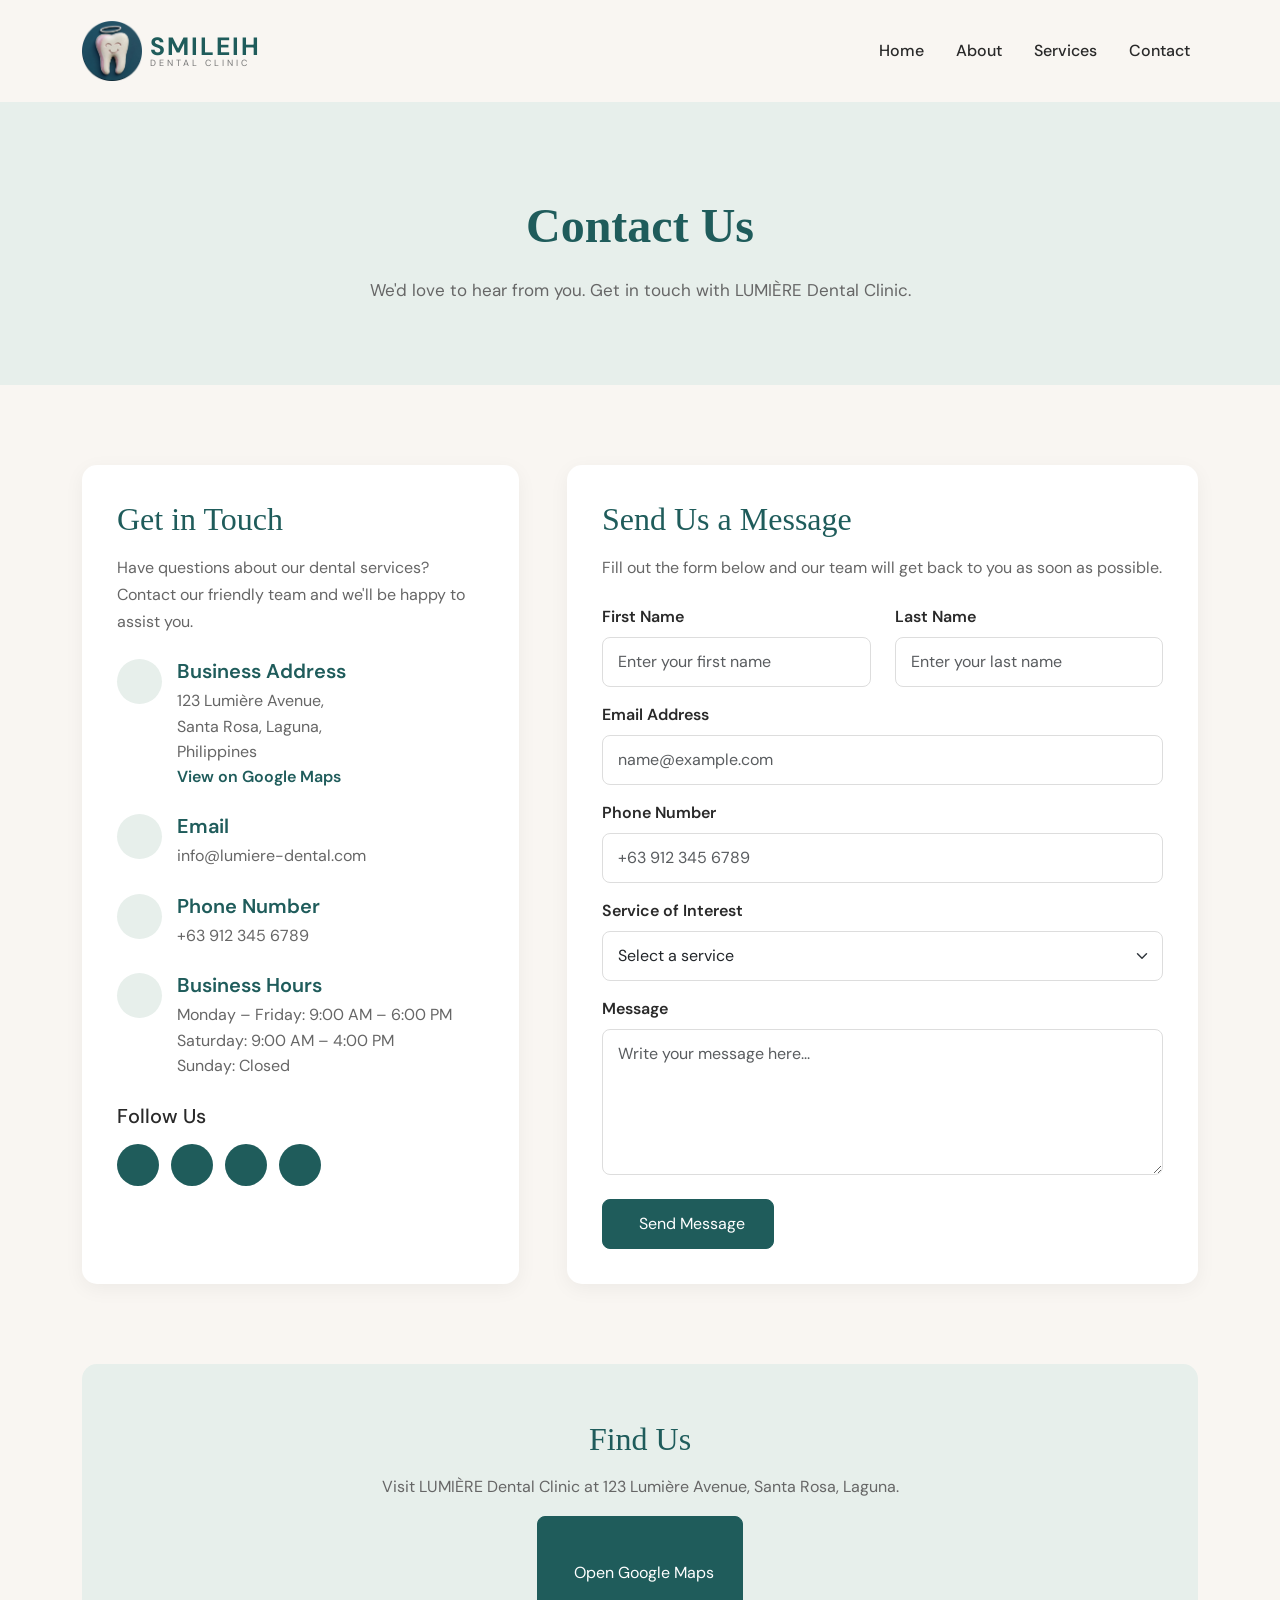
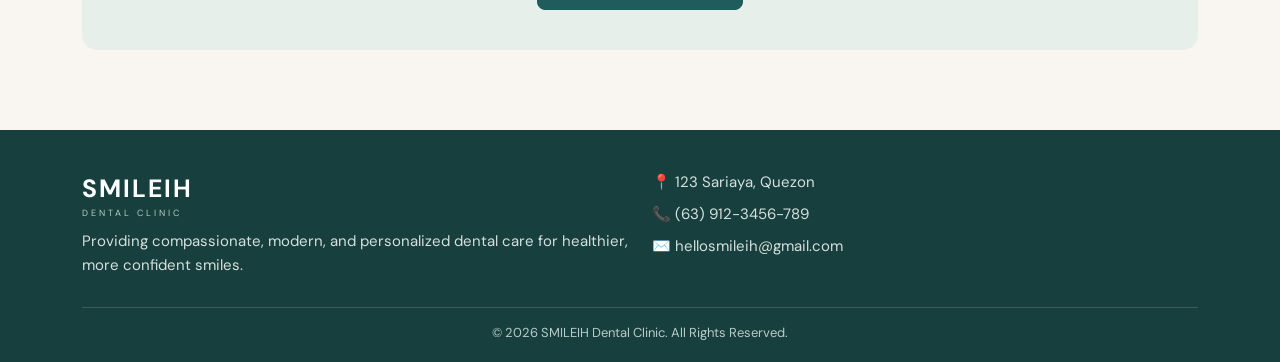
<file: contact.html>
<!-- I'm using Prettier Formatter kaya ganyan ayos nung code T.T (Kristina) -->
<!doctype html>
<html lang="en">
  <head>
    <meta charset="UTF-8" />
    <meta name="viewport" content="width=device-width, initial-scale=1.0" />
    <title>SMILEIH Dental Clinic</title>
    <link
      href="https://cdn.jsdelivr.net/npm/bootstrap@5.3.8/dist/css/bootstrap.min.css"
      rel="stylesheet"
      integrity="sha384-sRIl4kxILFvY47J16cr9ZwB07vP4J8+LH7qKQnuqkuIAvNWLzeN8tE5YBujZqJLB"
      crossorigin="anonymous"
    />
    <link rel="stylesheet" href="./style.css" />

    <link rel="preconnect" href="https://fonts.googleapis.com" />
    <link rel="preconnect" href="https://fonts.gstatic.com" crossorigin />
    <link
      href="https://fonts.googleapis.com/css2?family=DM+Sans:ital,opsz,wght@0,9..40,100..1000;1,9..40,100..1000&display=swap"
      rel="stylesheet"
    />
  </head>
  <body>
    <!-- RESPONSIVE NAVBAR -->
    <nav class="navbar navbar-expand-lg py-3" navbar-transparent>
      <div class="container">
        <!-- BRAND LOGO -->
        <a class="navbar-brand d-flex align-items-center" href="#">
          <img
            src="./photos/brand logo.PNG"
            alt="logo"
            width="60"
            height="60"
            class="brand-logo me-2"
          />

          <div>
            <div class="brand-name">SMILEIH</div>
            <div class="brand-subtitle">DENTAL CLINIC</div>
          </div>
        </a>

        <!-- NAVBAR FOR MOBILE -->
        <button
          class="navbar-toggler"
          type="button"
          data-bs-toggle="collapse"
          data-bs-target="#navbarSupportedContent"
          aria-controls="navbarSupportedContent"
          aria-expanded="false"
          aria-label="Toggle navigation"
        >
          <span class="navbar-toggler-icon"></span>
        </button>

        <!-- NAVIGATION (-.-) -->
        <div class="collapse navbar-collapse" id="navbarSupportedContent">
          <ul
            class="navbar-nav ms-auto mb-2 mb-lg-0 align-items-lg-center gap-lg-3"
          >
            <li class="nav-item">
              <a class="nav-link active" aria-current="page" href="./index.html"
                >Home</a
              >
            </li>
            <li class="nav-item">
              <a class="nav-link" href="./about.html">About</a>
            </li>
            <li class="nav-item">
              <a class="nav-link" href="./services.html">Services</a>
            </li>
            <li class="nav-item">
              <a class="nav-link" href="contact.html">Contact</a>
            </li>
          </ul>
        </div>
      </div>
    </nav>

    <section class="page-header">
      <div class="container">
        <h1>Contact Us</h1>

        <p>
          We'd love to hear from you. Get in touch with LUMIÈRE Dental Clinic.
        </p>
      </div>
    </section>

    <!-- =========================
         CONTACT INFORMATION + FORM
    ========================= -->

    <section class="contact-section">
      <div class="container">
        <div class="row g-5">
          <!-- CONTACT INFORMATION -->

          <div class="col-lg-5">
            <div class="contact-info">
              <h2 class="section-title">Get in Touch</h2>

              <p class="section-text mb-4">
                Have questions about our dental services? Contact our friendly
                team and we'll be happy to assist you.
              </p>

              <!-- ADDRESS -->

              <div class="contact-item">
                <div class="contact-icon">
                  <i class="bi bi-geo-alt"></i>
                </div>

                <div>
                  <h5>Business Address</h5>

                  <p>
                    123 Lumière Avenue,<br />
                    Santa Rosa, Laguna,<br />
                    Philippines
                  </p>

                  <a
                    href="https://www.google.com/maps"
                    target="_blank"
                    class="map-link"
                  >
                    <i class="bi bi-map"></i>
                    View on Google Maps
                  </a>
                </div>
              </div>

              <!-- EMAIL -->

              <div class="contact-item">
                <div class="contact-icon">
                  <i class="bi bi-envelope"></i>
                </div>

                <div>
                  <h5>Email</h5>

                  <p>info@lumiere-dental.com</p>
                </div>
              </div>

              <!-- PHONE -->

              <div class="contact-item">
                <div class="contact-icon">
                  <i class="bi bi-telephone"></i>
                </div>

                <div>
                  <h5>Phone Number</h5>

                  <p>+63 912 345 6789</p>
                </div>
              </div>

              <!-- BUSINESS HOURS -->

              <div class="contact-item">
                <div class="contact-icon">
                  <i class="bi bi-clock"></i>
                </div>

                <div>
                  <h5>Business Hours</h5>

                  <p>
                    Monday – Friday: 9:00 AM – 6:00 PM<br />
                    Saturday: 9:00 AM – 4:00 PM<br />
                    Sunday: Closed
                  </p>
                </div>
              </div>

              <!-- SOCIAL MEDIA -->

              <div class="mt-4">
                <h5 class="mb-3">Follow Us</h5>

                <div class="social-icons">
                  <a href="#" aria-label="Facebook">
                    <i class="bi bi-facebook"></i>
                  </a>

                  <a href="#" aria-label="Instagram">
                    <i class="bi bi-instagram"></i>
                  </a>

                  <a href="#" aria-label="Twitter">
                    <i class="bi bi-twitter-x"></i>
                  </a>

                  <a href="#" aria-label="YouTube">
                    <i class="bi bi-youtube"></i>
                  </a>
                </div>
              </div>
            </div>
          </div>

          <!-- CONTACT FORM -->

          <div class="col-lg-7">
            <div class="contact-form">
              <h2 class="section-title">Send Us a Message</h2>

              <p class="section-text mb-4">
                Fill out the form below and our team will get back to you as
                soon as possible.
              </p>

              <form>
                <!-- NAME -->

                <div class="row">
                  <div class="col-md-6 mb-3">
                    <label for="firstName" class="form-label">
                      First Name
                    </label>

                    <input
                      type="text"
                      class="form-control"
                      id="firstName"
                      placeholder="Enter your first name"
                      required
                    />
                  </div>

                  <div class="col-md-6 mb-3">
                    <label for="lastName" class="form-label"> Last Name </label>

                    <input
                      type="text"
                      class="form-control"
                      id="lastName"
                      placeholder="Enter your last name"
                      required
                    />
                  </div>
                </div>

                <!-- EMAIL -->

                <div class="mb-3">
                  <label for="email" class="form-label"> Email Address </label>

                  <input
                    type="email"
                    class="form-control"
                    id="email"
                    placeholder="name@example.com"
                    required
                  />
                </div>

                <!-- PHONE -->

                <div class="mb-3">
                  <label for="phone" class="form-label"> Phone Number </label>

                  <input
                    type="tel"
                    class="form-control"
                    id="phone"
                    placeholder="+63 912 345 6789"
                  />
                </div>

                <!-- SERVICE -->

                <div class="mb-3">
                  <label for="service" class="form-label">
                    Service of Interest
                  </label>

                  <select class="form-select" id="service">
                    <option selected>Select a service</option>

                    <option>Dental Consultation</option>
                    <option>Dental Cleaning</option>
                    <option>Teeth Whitening</option>
                    <option>Tooth Filling</option>
                    <option>Tooth Extraction</option>
                    <option>Root Canal Treatment</option>
                    <option>Dental Crowns</option>
                    <option>Dental Veneers</option>
                    <option>Braces Consultation</option>
                    <option>Orthodontic Treatment</option>
                    <option>Dental X-Ray</option>
                    <option>Gum Treatment</option>
                    <option>Dentures</option>
                    <option>Pediatric Dentistry</option>
                  </select>
                </div>

                <!-- MESSAGE -->

                <div class="mb-4">
                  <label for="message" class="form-label"> Message </label>

                  <textarea
                    class="form-control"
                    id="message"
                    rows="5"
                    placeholder="Write your message here..."
                    required
                  ></textarea>
                </div>

                <!-- SUBMIT BUTTON -->

                <button type="submit" class="btn btn-clinic">
                  <i class="bi bi-send me-2"></i>
                  Send Message
                </button>
              </form>
            </div>
          </div>
        </div>
      </div>
    </section>

    <!-- =========================
         GOOGLE MAP
    ========================= -->

    <section class="map-section">
      <div class="container">
        <div class="map-container">
          <i class="bi bi-geo-alt-fill"></i>

          <h2 class="section-title mt-3">Find Us</h2>

          <p class="section-text">
            Visit LUMIÈRE Dental Clinic at 123 Lumière Avenue, Santa Rosa,
            Laguna.
          </p>

          <a
            href="https://www.google.com/maps"
            target="_blank"
            class="btn btn-clinic"
          >
            <i class="bi bi-map me-2"></i>
            Open Google Maps
          </a>
        </div>
      </div>
    </section>

    <!-- FOOTER -->

    <footer id="contact">
      <div class="container">
        <div class="row g-4 align-items-start">
          <div class="col-12 col-lg-6">
            <div class="brand-name">SMILEIH</div>
            <div class="brand-subtitle mb-2">DENTAL CLINIC</div>
            <p class="mb-0">
              Providing compassionate, modern, and personalized dental care for
              healthier, more confident smiles.
            </p>
          </div>

          <!-- CONTACT -->
          <div class="col-12 col-lg-6">
            <p class="mb-2">📍 123 Sariaya, Quezon</p>
            <p class="mb-2">📞 (63) 912-3456-789</p>
            <p class="mb-0">✉️ hellosmileih@gmail.com</p>
          </div>
        </div>

        <!-- CREDITS -->
        <div class="footer-bottom text-center">
          © 2026 SMILEIH Dental Clinic. All Rights Reserved.
        </div>
      </div>
    </footer>

    <script
      src="https://cdn.jsdelivr.net/npm/bootstrap@5.3.8/dist/js/bootstrap.bundle.min.js"
      integrity="sha384-FKyoEForCGlyvwx9Hj09JcYn3nv7wiPVlz7YYwJrWVcXK/BmnVDxM+D2scQbITxI"
      crossorigin="anonymous"
    ></script>
  </body>
</html>
</file>
<file: style.css>
body {
  margin: 0;
  background-color: #f9f6f2;
  color: #292929;
  font-family: "DM Sans", sans-serif;
}

h1,
h2,
h3,
h4 {
  font-family: "Playfair Display", serif;
}


/* NAVBAR */

.navbar {
  width: 100%;
  z-index: 1000;
}

.navbar-transparent {
  background-color: transparent !important;
  position: absolute;
  top: 0;
  left: 0;
  width: 100%;
}

.navbar-brand {
  line-height: 1;
}

.brand-name {
  color: #1f5c5b;
  font-size: 25px;
  font-weight: 700;
  letter-spacing: 2px;
}

.brand-subtitle {
  font-size: 9px;
  letter-spacing: 3px;
  color: #777;
}

.nav-link {
  color: #292929 !important;
  font-weight: 500;
}

.nav-link:hover {
  color: #1f5c5b !important;
}


/* BUTTON */

.btn-clinic {
  background-color: #1f5c5b !important;
  border-color: #1f5c5b !important;
  color: white !important;
  padding: 11px 25px;
}

.btn-clinic:hover {
  background-color: #174847 !important;
  border-color: #174847 !important;
  color: white !important;
}

.text-teal {
  color: #1f5c5b;
}


/* HERO */

.hero {
  min-height: 700px;
  display: flex;
  align-items: center;

  background:
    linear-gradient(rgba(249, 246, 242, 0.75),
      rgba(249, 246, 242, 0.85)),
    url("https://images.unsplash.com/photo-1606811971618-4486d14f3f99?auto=format&fit=crop&w=1800&q=80");

  background-size: cover;
  background-position: center;
}

.hero-content {
  max-width: 650px;
  padding-top: 80px;
}

.hero-small-text {
  color: #1f5c5b;
  font-weight: 600;
  letter-spacing: 3px;
  text-transform: uppercase;
  font-size: 14px;
}

.hero h1 {
  font-size: 65px;
  line-height: 1.1;
  margin: 20px 0;
}

.hero h1 span {
  color: #1f5c5b;
}

.hero p {
  font-size: 18px;
  line-height: 1.8;
  color: #555;
  max-width: 550px;
}


/* WELCOME */

.welcome {
  padding: 100px 0;
}

.section-label {
  color: #1f5c5b;
  text-transform: uppercase;
  letter-spacing: 3px;
  font-size: 13px;
  font-weight: 700;
}

.welcome h2 {
  font-size: 45px;
  margin: 15px 0 25px;
}

.welcome p {
  color: #666;
  line-height: 1.8;
}


/* FEATURED SERVICES */

.featured {
  padding: 90px 0;
  background-color: #ffffff;
}

.featured h2 {
  font-size: 42px;
}

.service-card {
  border: none;
  border-radius: 0;
  overflow: hidden;
  background-color: #f9f6f2;
  transition: 0.3s;
}

.service-card:hover {
  transform: translateY(-8px);
  box-shadow: 0 15px 35px rgba(0, 0, 0, 0.08);
}

.service-card img {
  height: 230px;
  object-fit: cover;
}

.service-card .card-body {
  padding: 30px;
}

.service-card h4 {
  color: #1f5c5b;
}

.service-card p {
  color: #666;
  line-height: 1.7;
}


/* WHY CHOOSE US */

.why-us {
  padding: 100px 0;
  background-color: #e7efeb;
}

.why-box {
  padding: 30px;
}

.why-icon {
  width: 60px;
  height: 60px;
  border-radius: 50%;
  background-color: #1f5c5b;
  color: white;

  display: flex;
  align-items: center;
  justify-content: center;

  font-size: 25px;
  margin-bottom: 20px;
}

.why-box h4 {
  font-size: 22px;
  margin-bottom: 15px;
}

.why-box p {
  color: #555;
  line-height: 1.7;
}


/* =================================
   PAGE HEADER
   ABOUT / CONTACT / OTHER PAGES
================================= */

.page-header {
  padding: 120px 0 90px;
  background-color: #e7efeb;
  text-align: center;
}

.page-header .small-title {
  color: #1f5c5b;
  text-transform: uppercase;
  letter-spacing: 3px;
  font-size: 13px;
  font-weight: 700;
}

.page-header h1 {
  font-size: 60px;
  margin-top: 15px;
}

.page-header p {
  max-width: 650px;
  margin: 20px auto 0;
  color: #666;
  line-height: 1.8;
}


/* =================================
   ABOUT - COMPANY OVERVIEW
================================= */

.overview {
  padding: 100px 0;
}

.overview h2 {
  font-size: 43px;
  margin: 15px 0 25px;
}

.overview p {
  color: #666;
  line-height: 1.8;
}

.overview img {
  width: 100%;
  height: 450px;
  object-fit: cover;
}


/* =================================
   ABOUT - MISSION & VISION
================================= */

.mission-vision {
  padding: 90px 0;
  background-color: #ffffff;
}

.info-card {
  border: none;
  height: 100%;
  padding: 40px;
  background-color: #f9f6f2;
  transition: 0.3s;
}

.info-card:hover {
  transform: translateY(-5px);
  box-shadow: 0 12px 30px rgba(0, 0, 0, 0.07);
}

.info-icon {
  width: 60px;
  height: 60px;
  border-radius: 50%;
  background-color: #1f5c5b;
  color: white;

  display: flex;
  align-items: center;
  justify-content: center;

  font-size: 25px;
  margin-bottom: 25px;
}

.info-card h3 {
  color: #1f5c5b;
  margin-bottom: 15px;
}

.info-card p {
  color: #666;
  line-height: 1.8;
}


/* =================================
   ABOUT - CORE VALUES
================================= */

.values {
  padding: 100px 0;
}

.value-card {
  border: 1px solid #e1ddd6;
  background-color: white;
  padding: 35px;
  height: 100%;
  transition: 0.3s;
}

.value-card:hover {
  transform: translateY(-5px);
  border-color: #1f5c5b;
}

.value-number {
  font-size: 14px;
  color: #1f5c5b;
  font-weight: 700;
  letter-spacing: 2px;
}

.value-card h4 {
  margin: 15px 0;
}

.value-card p {
  color: #666;
  line-height: 1.7;
}


/* =================================
   ABOUT - OWNER
================================= */

.owner {
  padding: 100px 0;
  background-color: #e7efeb;
}

.owner-image {
  width: 100%;
  height: 500px;
  object-fit: cover;
}

.owner h2 {
  font-size: 42px;
  margin: 15px 0;
}

.owner-title {
  color: #1f5c5b;
  font-weight: 600;
  margin-bottom: 25px;
}

.owner p {
  color: #555;
  line-height: 1.8;
}


/* =================================
   ABOUT - TIMELINE
================================= */

.timeline-section {
  padding: 100px 0;
  background-color: white;
}

.timeline {
  position: relative;
  max-width: 850px;
  margin: 50px auto 0;
}

.timeline::before {
  content: "";
  position: absolute;
  left: 50%;
  top: 0;
  bottom: 0;
  width: 2px;
  background-color: #1f5c5b;
  transform: translateX(-50%);
}

.timeline-item {
  position: relative;
  width: 50%;
  padding: 20px 40px;
}

.timeline-item:nth-child(odd) {
  left: 0;
  text-align: right;
}

.timeline-item:nth-child(even) {
  left: 50%;
}

.timeline-dot {
  position: absolute;
  top: 28px;
  width: 15px;
  height: 15px;
  background-color: #1f5c5b;
  border-radius: 50%;
}

.timeline-item:nth-child(odd) .timeline-dot {
  right: -7px;
}

.timeline-item:nth-child(even) .timeline-dot {
  left: -7px;
}

.timeline-year {
  color: #1f5c5b;
  font-weight: 700;
  letter-spacing: 2px;
}

.timeline-item h4 {
  margin: 10px 0;
}

.timeline-item p {
  color: #666;
  line-height: 1.7;
}


/* =================================
   ABOUT - TEAM
================================= */

.team {
  padding: 100px 0;
}

.team-card {
  border: none;
  background-color: white;
  height: 100%;
  overflow: hidden;
  transition: 0.3s;
}

.team-card:hover {
  transform: translateY(-7px);
  box-shadow: 0 15px 30px rgba(0, 0, 0, 0.08);
}

.team-card img {
  width: 100%;
  height: 300px;
  object-fit: cover;
}

.team-card .card-body {
  padding: 25px;
  text-align: center;
}

.team-card h4 {
  margin-bottom: 5px;
}

.team-position {
  color: #1f5c5b;
  font-size: 14px;
  font-weight: 600;
}

.team-card p {
  color: #666;
  margin-top: 15px;
  line-height: 1.6;
}


/* =================================
   FOOTER
================================= */

footer {
  background-color: #173f3e;
  color: white;
  padding: 40px 0 20px;
}

footer .brand-name {
  color: white;
}

footer .brand-subtitle {
  color: #b9cbc8;
}

footer p {
  color: #d5e0de;
  line-height: 1.6;
  font-size: 15px;
}

footer a {
  color: #d5e0de;
  text-decoration: none;
  display: block;
  margin-bottom: 8px;
}

footer a:hover {
  color: white;
}

.footer-bottom {
  border-top: 1px solid rgba(255, 255, 255, 0.15);
  margin-top: 30px;
  padding-top: 15px;
  color: #b9cbc8;
  font-size: 13px;
}


/* =================================
   RESPONSIVE - TABLET
================================= */

@media (max-width: 991px) {

  /* NAVBAR */
  .navbar-transparent {
    position: relative;
    background-color: #f9f6f2 !important;
  }

  .navbar-collapse {
    background-color: #f9f6f2;
    padding: 20px;
  }


  /* HOME HERO */
  .hero {
    min-height: 600px;
  }

  .hero h1 {
    font-size: 50px;
  }


  /* ABOUT PAGE */
  .page-header h1 {
    font-size: 48px;
  }


  /* TIMELINE */
  .timeline::before {
    left: 10px;
  }

  .timeline-item,
  .timeline-item:nth-child(even),
  .timeline-item:nth-child(odd) {
    width: 100%;
    left: 0;
    text-align: left;
    padding-left: 40px;
  }

  .timeline-item:nth-child(odd) .timeline-dot,
  .timeline-item:nth-child(even) .timeline-dot {
    left: 3px;
    right: auto;
  }
}


/* =================================
   RESPONSIVE - MOBILE
================================= */

@media (max-width: 576px) {

  /* HOME HERO */
  .hero {
    min-height: 600px;
  }

  .hero-content {
    padding-top: 40px;
  }

  .hero h1 {
    font-size: 40px;
  }

  .hero p {
    font-size: 16px;
  }


  /* HEADINGS */
  .welcome h2,
  .featured h2 {
    font-size: 35px;
  }

  .overview h2,
  .owner h2 {
    font-size: 34px;
  }


  /* SECTIONS */
  .welcome,
  .featured,
  .why-us,
  .overview,
  .values,
  .owner,
  .team {
    padding: 70px 0;
  }


  /* PAGE HEADER */
  .page-header {
    padding: 80px 0 60px;
  }

  .page-header h1 {
    font-size: 40px;
  }


  /* ABOUT IMAGES */
  .overview img,
  .owner-image {
    height: 350px;
  }
}

/* Service card text */
.service-card h4 {
  font-size: 22px !important;
}

.service-description {
  font-size: 16px;
}

.service-price {
  font-size: 20px !important;
  font-weight: 700;
}

/* Tablet */
@media (max-width: 991px) {
  .service-card h4 {
    font-size: 18px !important;
  }

  .service-description {
    font-size: 14px;
  }

  .service-price {
    font-size: 18px !important;
  }

  .service-card .card-body {
    padding: 20px;
  }
}

/* Phone */
@media (max-width: 576px) {
  .service-card h4 {
    font-size: 14px !important;
  }

  .service-description {
    font-size: 11px;
    line-height: 1.4;
  }

  .service-price {
    font-size: 14px !important;
  }

  .service-card .card-body {
    padding: 10px;
  }

  .service-card .btn {
    font-size: 10px;
    padding: 6px 8px;
  }
}

/* PRODUCT PAGE */

.service-card h4 {
  color: #1F5C5B;
  font-size: 23px;
  margin-bottom: 10px;
}

.service-price {
  font-size: 17px;
  font-weight: 400;
  color: #292929;
  margin: 15px 0;
}

/* =========================
           PAGE HEADER
        ========================= */

.page-header {
  background-color: #E7EFEB;
  padding: 80px 20px;
  text-align: center;
}

.page-header h1 {
  color: #1F5C5B;
  font-size: 48px;
  font-weight: 600;
}

.page-header p {
  color: #666;
  font-size: 17px;
  margin-bottom: 0;
}

/* =========================
           CONTACT SECTION
        ========================= */

.contact-section {
  padding: 80px 0;
}

.section-title {
  color: #1F5C5B;
  margin-bottom: 15px;
}

.section-text {
  color: #666;
  line-height: 1.7;
}

/* =========================
           CONTACT INFORMATION
        ========================= */

.contact-info {
  background-color: white;
  border-radius: 15px;
  padding: 35px;
  height: 100%;
  box-shadow: 0 5px 20px rgba(0, 0, 0, 0.05);
}

.contact-item {
  display: flex;
  align-items: flex-start;
  margin-bottom: 25px;
}

.contact-icon {
  width: 45px;
  height: 45px;
  background-color: #E7EFEB;
  color: #1F5C5B;
  border-radius: 50%;
  display: flex;
  align-items: center;
  justify-content: center;
  font-size: 20px;
  margin-right: 15px;
  flex-shrink: 0;
}

.contact-item h5 {
  font-weight: 600;
  margin-bottom: 5px;
  color: #1F5C5B;
}

.contact-item p {
  margin-bottom: 0;
  color: #666;
  line-height: 1.6;
}

/* =========================
           GOOGLE MAP LINK
        ========================= */

.map-link {
  color: #1F5C5B;
  text-decoration: none;
  font-weight: 600;
}

.map-link:hover {
  text-decoration: underline;
}

/* =========================
           SOCIAL MEDIA
        ========================= */

.social-icons a {
  width: 42px;
  height: 42px;
  display: inline-flex;
  align-items: center;
  justify-content: center;
  background-color: #1F5C5B;
  color: white;
  border-radius: 50%;
  text-decoration: none;
  margin-right: 8px;
  font-size: 18px;
  transition: 0.3s ease;
}

.social-icons a:hover {
  background-color: #173F3E;
  transform: translateY(-3px);
}

/* =========================
           CONTACT FORM
        ========================= */

.contact-form {
  background-color: white;
  border-radius: 15px;
  padding: 35px;
  box-shadow: 0 5px 20px rgba(0, 0, 0, 0.05);
}

.form-label {
  font-weight: 600;
  color: #292929;
}

.form-control,
.form-select {
  border: 1px solid #ddd;
  border-radius: 8px;
  padding: 12px 15px;
}

.form-control:focus,
.form-select:focus {
  border-color: #1F5C5B;
  box-shadow: 0 0 0 0.2rem rgba(31, 92, 91, 0.15);
}

.btn-clinic {
  background-color: #1F5C5B;
  border-color: #1F5C5B;
  color: white;
  padding: 12px 28px;
  border-radius: 8px;
}

.btn-clinic:hover {
  background-color: #173F3E;
  border-color: #173F3E;
  color: white;
}

/* =========================
           MAP SECTION
        ========================= */

.map-section {
  padding-bottom: 80px;
}

.map-container {
  border-radius: 15px;
  overflow: hidden;
  background-color: #E7EFEB;
  padding: 40px;
  text-align: center;
}

.map-container i {
  font-size: 45px;
  color: #1F5C5B;
}
</file>
